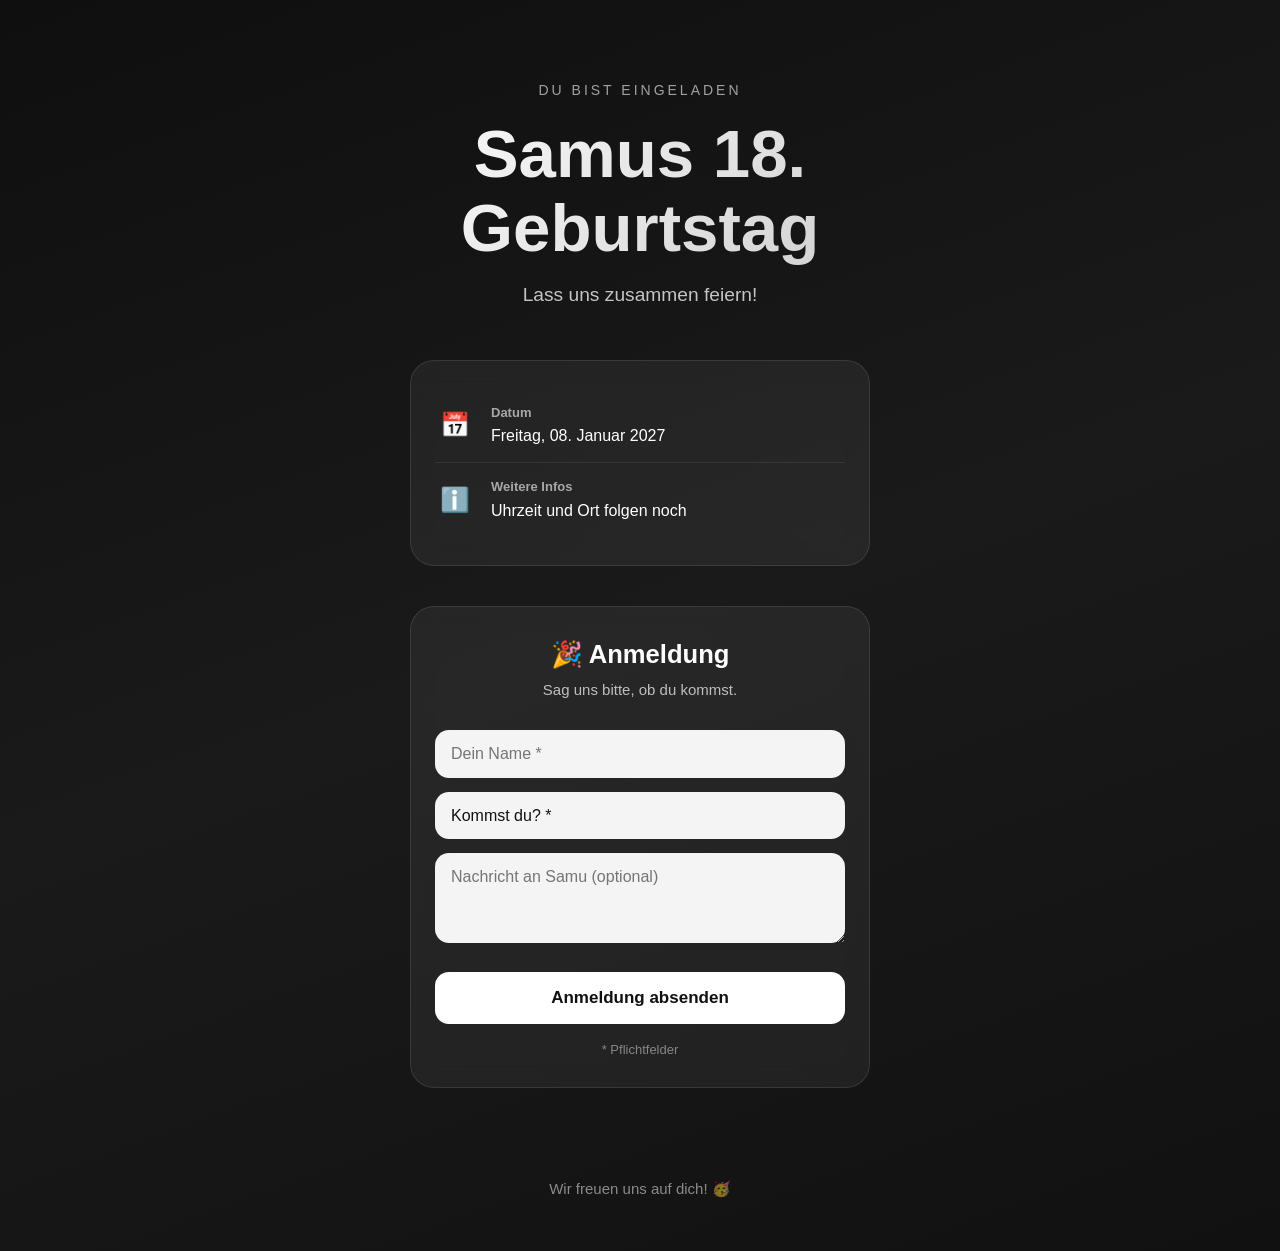
<file: index.html>
<!DOCTYPE html>
<html lang="de">
<head>
    <meta charset="UTF-8">
    <meta name="viewport" content="width=device-width, initial-scale=1.0">
    <title>Samus 18. Geburtstag</title>
    <link rel="stylesheet" href="style.css">
</head>
<body>

    <!-- HERO -->
    <header class="hero">
        <div class="hero-content">
            <p class="eyebrow">Du bist eingeladen</p>
            <h1>Samus 18.<br>Geburtstag</h1>
            <p class="subtitle">Lass uns zusammen feiern!</p>
        </div>
    </header>

    <!-- DETAILS -->
    <section class="details">
        <div class="card">
            <div class="detail-item">
                <span class="icon">📅</span>
                <div>
                    <strong>Datum</strong>
                    <p>Freitag, 08. Januar 2027</p>
                </div>
            </div>
            <div class="detail-item">
                <span class="icon">ℹ️</span>
                <div>
                    <strong>Weitere Infos</strong>
                    <p>Uhrzeit und Ort folgen noch</p>
                </div>
            </div>
        </div>
    </section>

    <!-- ANMELDUNG -->
    <section class="rsvp">
        <div class="card form-card">
            <h2>🎉 Anmeldung</h2>
            <p class="form-intro">Sag uns bitte, ob du kommst.</p>

            <form action="https://formspree.io/f/mwlpdebp" method="POST">

                <div class="field">
                    <input 
                        type="text" 
                        name="name" 
                        placeholder="Dein Name *" 
                        required
                    >
                </div>

                <div class="field">
                    <select name="teilnahme" required>
                        <option value="" disabled selected>Kommst du? *</option>
                        <option value="Ja, ich komme">Ja, ich komme 🎉</option>
                        <option value="Nein, ich kann leider nicht">Nein, ich kann leider nicht</option>
                    </select>
                </div>

                <div class="field">
                    <textarea 
                        name="nachricht" 
                        placeholder="Nachricht an Samu (optional)"
                        rows="3"
                    ></textarea>
                </div>

                <!-- Formspree Einstellungen -->
                <input type="hidden" name="_subject" value="🎉 Neue Anmeldung – Samus 18. Geburtstag">
                <input type="hidden" name="_template" value="table">

                <button type="submit" class="submit-btn">
                    Anmeldung absenden
                </button>
            </form>

            <p class="hint">* Pflichtfelder</p>
        </div>
    </section>

    <!-- FOOTER -->
    <footer>
        <p>Wir freuen uns auf dich! 🥳</p>
    </footer>

</body>
</html>
</file>
<file: style.css>
/* ==================== GRUNDLAGEN ==================== */
* {
    margin: 0;
    padding: 0;
    box-sizing: border-box;
}

body {
    font-family: -apple-system, BlinkMacSystemFont, "Segoe UI", Roboto, sans-serif;
    background: linear-gradient(160deg, #0f0f0f 0%, #1a1a1a 50%, #111 100%);
    color: #fff;
    min-height: 100vh;
    line-height: 1.5;
}

/* ==================== HERO ==================== */
.hero {
    padding: 80px 20px 50px;
    text-align: center;
}

.hero-content {
    max-width: 600px;
    margin: 0 auto;
}

.eyebrow {
    font-size: 14px;
    letter-spacing: 3px;
    text-transform: uppercase;
    opacity: 0.6;
    margin-bottom: 16px;
}

.hero h1 {
    font-size: clamp(2.8rem, 8vw, 4.2rem);
    font-weight: 800;
    line-height: 1.1;
    margin-bottom: 16px;
    background: linear-gradient(135deg, #fff 0%, #ccc 100%);
    -webkit-background-clip: text;
    -webkit-text-fill-color: transparent;
    background-clip: text;
}

.subtitle {
    font-size: 1.2rem;
    opacity: 0.75;
}

/* ==================== DETAILS ==================== */
.details {
    padding: 0 20px 40px;
    max-width: 500px;
    margin: 0 auto;
}

.card {
    background: rgba(255, 255, 255, 0.06);
    border: 1px solid rgba(255, 255, 255, 0.1);
    border-radius: 24px;
    padding: 28px 24px;
    backdrop-filter: blur(12px);
}

.detail-item {
    display: flex;
    align-items: center;
    gap: 16px;
    padding: 14px 0;
}

.detail-item:not(:last-child) {
    border-bottom: 1px solid rgba(255, 255, 255, 0.08);
}

.icon {
    font-size: 24px;
    width: 40px;
    text-align: center;
}

.detail-item strong {
    display: block;
    font-size: 13px;
    opacity: 0.6;
    margin-bottom: 2px;
}

.detail-item p {
    font-size: 16px;
    margin: 0;
}

/* ==================== FORMULAR ==================== */
.rsvp {
    padding: 0 20px 60px;
    max-width: 500px;
    margin: 0 auto;
}

.form-card h2 {
    text-align: center;
    font-size: 1.6rem;
    margin-bottom: 6px;
}

.form-intro {
    text-align: center;
    opacity: 0.7;
    margin-bottom: 28px;
    font-size: 15px;
}

.field {
    margin-bottom: 14px;
}

input,
select,
textarea {
    width: 100%;
    padding: 15px 16px;
    border: none;
    border-radius: 14px;
    font-size: 16px;
    background: rgba(255, 255, 255, 0.95);
    color: #111;
    font-family: inherit;
    appearance: none;
}

textarea {
    resize: vertical;
    min-height: 90px;
}

select {
    cursor: pointer;
}

.submit-btn {
    width: 100%;
    padding: 16px;
    margin-top: 8px;
    border: none;
    border-radius: 14px;
    font-size: 17px;
    font-weight: 700;
    background: #fff;
    color: #111;
    cursor: pointer;
    transition: transform 0.15s, box-shadow 0.15s;
}

.submit-btn:hover {
    transform: translateY(-2px);
    box-shadow: 0 8px 25px rgba(255, 255, 255, 0.15);
}

.submit-btn:active {
    transform: translateY(0);
}

.hint {
    text-align: center;
    font-size: 13px;
    opacity: 0.45;
    margin-top: 16px;
}

/* ==================== FOOTER ==================== */
footer {
    text-align: center;
    padding: 30px 20px 50px;
    opacity: 0.5;
    font-size: 15px;
}

/* ==================== MOBILE ==================== */
@media (max-width: 480px) {
    .hero {
        padding-top: 60px;
    }

    .hero h1 {
        font-size: 2.6rem;
    }
}
</file>
